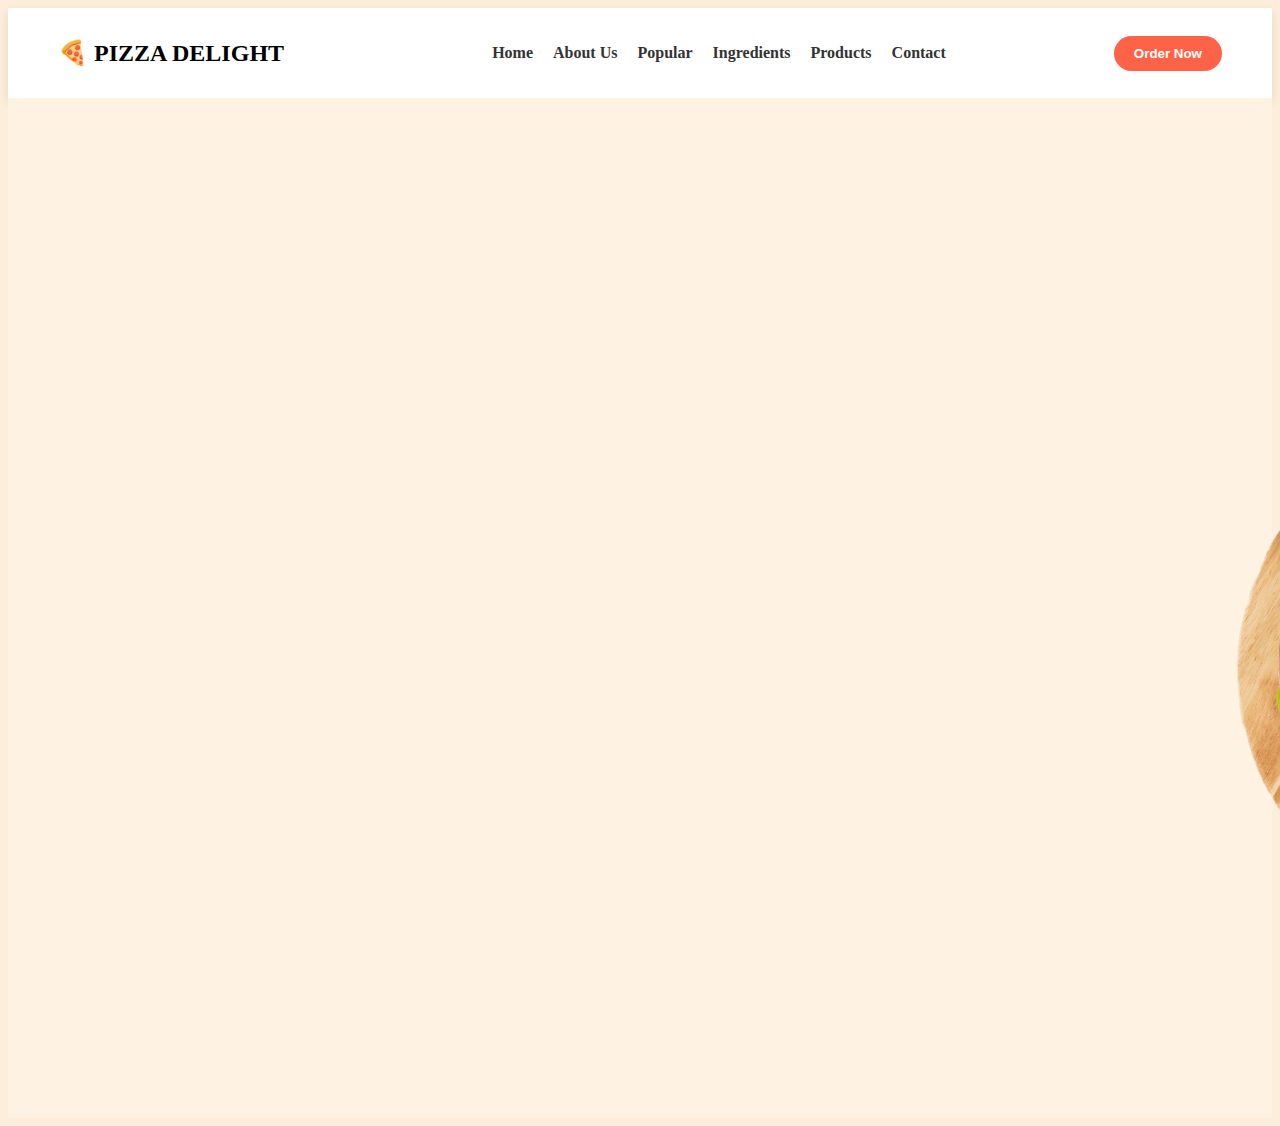
<file: index.html>
<!DOCTYPE html>
<html lang="en">
<head>
    <meta charset="UTF-8">
    <meta name="viewport" content="width=device-width, initial-scale=1.0">
    <title>Pizza Website</title>
    <link rel="stylesheet" href="style.css">
    <script defer src="script.js"></script>
    <link rel="preconnect" href="https://fonts.googleapis.com">
    <link href="https://fonts.googleapis.com/css2?family=Poppins:wght@400;600;700&display=swap" rel="stylesheet">
</head>
<body>
    <header>
        <nav>
            <div class="logo">🍕 PIZZA DELIGHT</div>
            <ul class="nav-links">
                <li><a href="index.html">Home</a></li>
                <li><a href="about.html">About Us</a></li>
                <li><a href="popular.html">Popular</a></li>
                <li><a href="ingredient.html">Ingredients</a></li>
                <li><a href="products.html">Products</a></li>
                <li><a href="contact.html">Contact</a></li>
            </ul>
            <button class="order-btn">Order Now</button>
        </nav>
    </header>

    <section class="hero">
        <div class="hero-text">
            <h1>"Savour Every Slice!"</h1>
            <p>Order the best pizzas to end your hunger and make your family moments more memorable, place your order now.</p>
            <button class="order-now">Order Pizza Now</button>
        </div>
        
        <div class="hero-image">
            <img src="home-board.png" class="pizza" alt="Delicious Pizza">
            <img src="home-pizza.png" class="ingredient ingredient-pizza" alt="pizza">
            <img src="home-tomato.png" class="ingredient ingredient-tomato" alt="tomato">
            <img src="home-pepperoni.png" class="ingredient ingredient-pepperoni" alt="pepperoni">
            <img src="home-mushroom.png" class="ingredient ingredient-mushroom" alt="mushroom">
            <img src="home-leaf-1.png" class="ingredient ingredient-leaf-1" alt="leaf-1">
            <img src="home-leaf-2.png" class="ingredient ingredient-leaf-2" alt="leaf-2">
            <img src="home-olive.png" class="ingredient ingredient-olive" alt="olive">
        </div>
    </section>
    
    
</body>
</html>
</file>
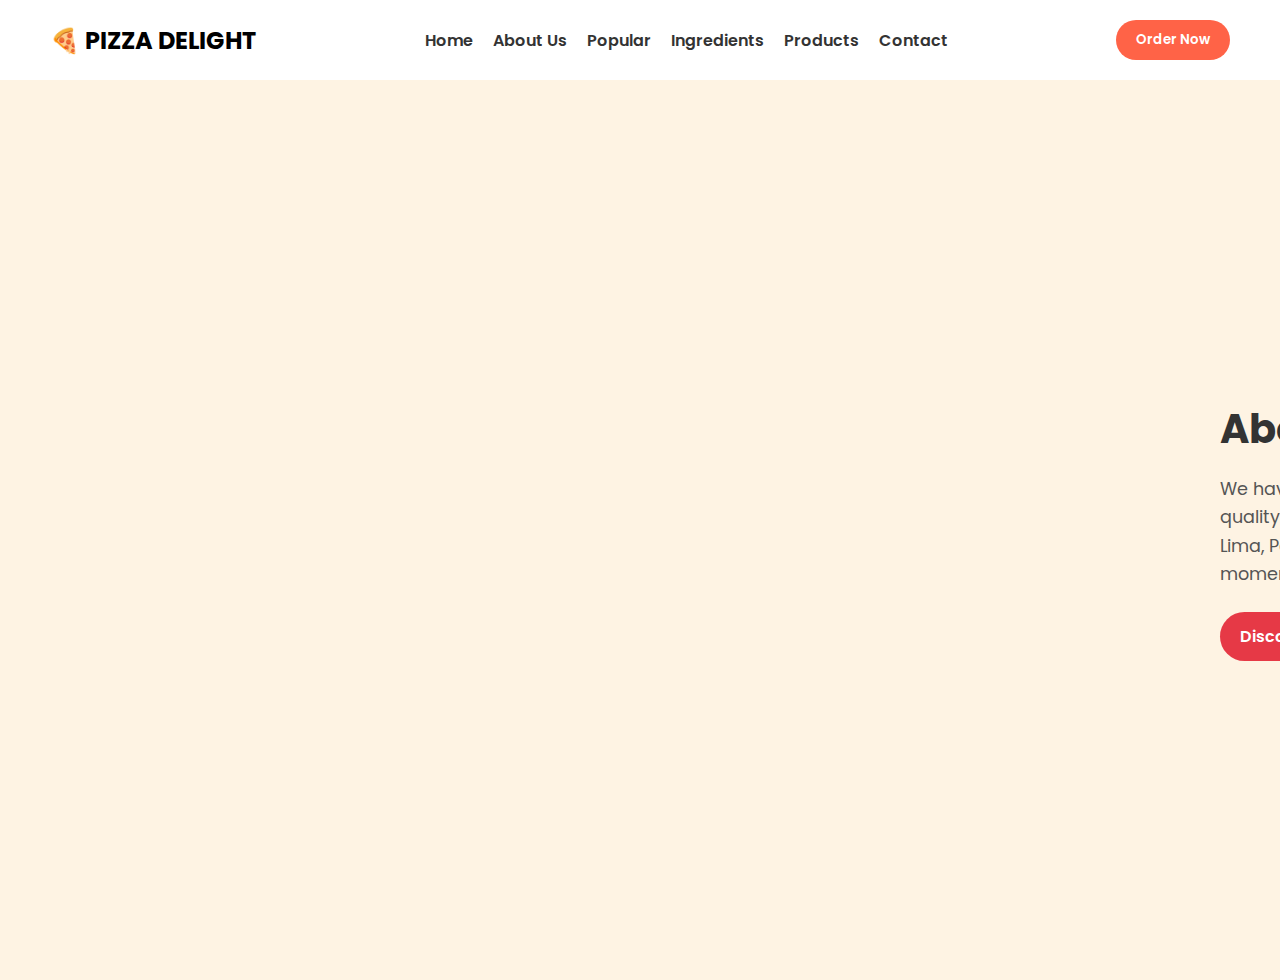
<file: about.html>
<!DOCTYPE html>
<html lang="en">
<head>
    <meta charset="UTF-8">
    <meta name="viewport" content="width=device-width, initial-scale=1.0">
    <title>About Us - Pizza Delight</title>
    <link rel="stylesheet" href="styles.css">
    <script defer src="script.js"></script>
    <link rel="preconnect" href="https://fonts.googleapis.com">
    <link href="https://fonts.googleapis.com/css2?family=Poppins:wght@400;600;700&display=swap" rel="stylesheet">
</head>
<body>
    <header>
        <nav>
            <div class="logo">🍕 PIZZA DELIGHT</div>
            <ul class="nav-links">
                <li><a href="index.html">Home</a></li>
                <li><a href="about.html" class="active">About Us</a></li>
                <li><a href="popular.html">Popular</a></li>
                <li><a href="ingredient.html">Ingredients</a></li>
                <li><a href="products.html">Products</a></li>
                <li><a href="contact.html">Contact</a></li>
            </ul>
            <button class="order-btn">Order Now</button>
        </nav>
    </header>

    <section class="about-page">
        <div class="image-container">
            <img src="about-img.png" alt="About Us Image">
        </div>
        <div class="text-container">
            <h1>About Pizza Delight</h1>
            <p>We have been serving the best pizzas made with high-quality ingredients for over 15 years. Our journey began in Lima, Peru, with a mission to create delicious and memorable moments for families and friends.</p>
            <button class="order-btn">Discover More</button>
        </div>
    </section>
</body>
</html>
</file>
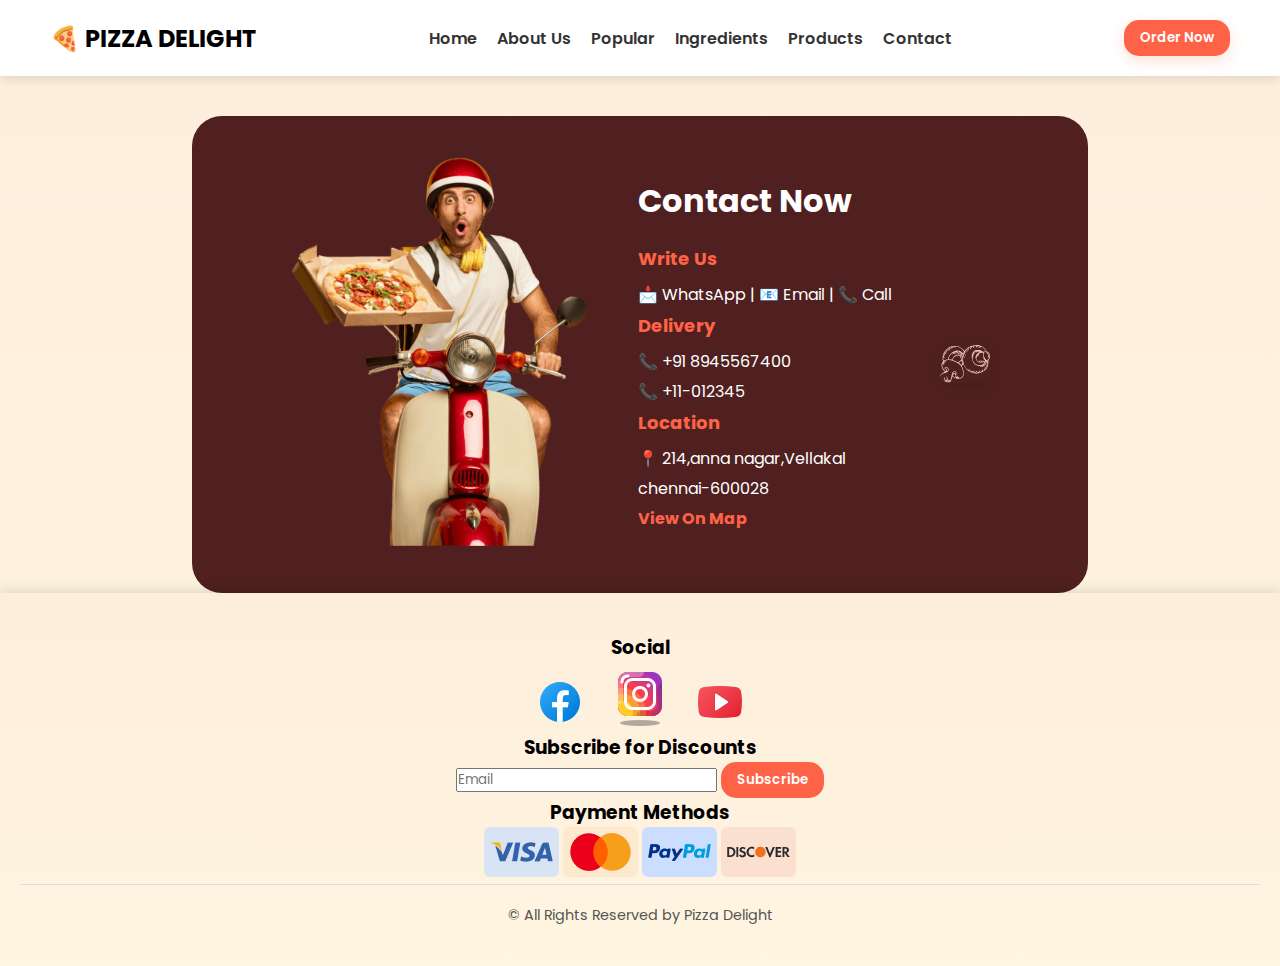
<file: contact.html>
<!DOCTYPE html>
<html lang="en">
<head>
    <meta charset="UTF-8">
    <meta name="viewport" content="width=device-width, initial-scale=1.0">
    <title>Pizza Products</title>
    <link rel="stylesheet" href="styles3.css">
    <script defer src="script.js"></script>
    <link href="https://fonts.googleapis.com/css2?family=Poppins:wght@400;600;700&display=swap" rel="stylesheet">
</head>
<body>
    <header>
        <nav>
            <div class="logo">🍕 PIZZA DELIGHT</div>
            <ul class="nav-links">
                <li><a href="index.html">Home</a></li>
                <li><a href="about.html">About Us</a></li>
                <li><a href="popular.html">Popular</a></li>
                <li><a href="ingredient.html">Ingredients</a></li>
                <li><a href="products.html" class="active">Products</a></li>
                <li><a href="contact.html">Contact</a></li>
            </ul>
            <button class="order-btn">Order Now</button>
        </nav>
    </header>

    <!-- Contact Section -->
    <section class="contact-section">
        <div class="contact-container">
            <div class="contact-image">
                <img src="contact-img.png" alt="Delivery Man on Scooter">
            </div>
            <div class="contact-info">
                <h2>Contact Now</h2>
                <div class="contact-details">
                    <div class="write-us">
                        <h3>Write Us</h3>
                        <p>📩 WhatsApp | 📧 Email | 📞 Call</p>
                    </div>
                    <div class="delivery">
                        <h3>Delivery</h3>
                        <p>📞 +91 8945567400</p>
                        <p>📞 +11-012345</p>
                    </div>
                    <div class="location">
                        <h3>Location</h3>
                        <p>📍 214,anna nagar,Vellakal</p>
                        <p>chennai-600028</p>
                        <a href="#" class="map-link">View On Map</a>
                    </div>
                </div>
            </div>
            <div class="small-images">
                <img src="sticker-mushroom.svg" alt="Small Image 1">
            </div>
        </div>
    </section>
    <footer>
        <div class="footer-social">
          <h3>Social</h3>
          <div class="social-icons">
            <a href="#"><img src="facebook-icon.png" alt="Facebook"></a>
            <a href="#"><img src="instagram-icon.png" alt="Instagram"></a>
            <a href="#"><img src="youtube-icon.png" alt="youtube"></a>
          </div>
        </div>
        <div class="footer-subscribe">
          <h3>Subscribe for Discounts</h3>
          <form>
            <input type="email" placeholder="Email">
            <button type="submit" class="subscribe-btn">Subscribe</button>
          </form>
        </div>
        <div class="footer-payment">
          <h3>Payment Methods</h3>
          <img src="footer-card-1.png" alt="Visa">
          <img src="footer-card-2.png" alt="MasterCard">
          <img src="footer-card-3.png" alt="PayPal">
          <img src="footer-card-4.png" alt="discover">

        </div>
        <div class="footer-bottom">
            <p>© All Rights Reserved by Pizza Delight</p>
          </div>
      </footer>
</body>
</html>
</file>
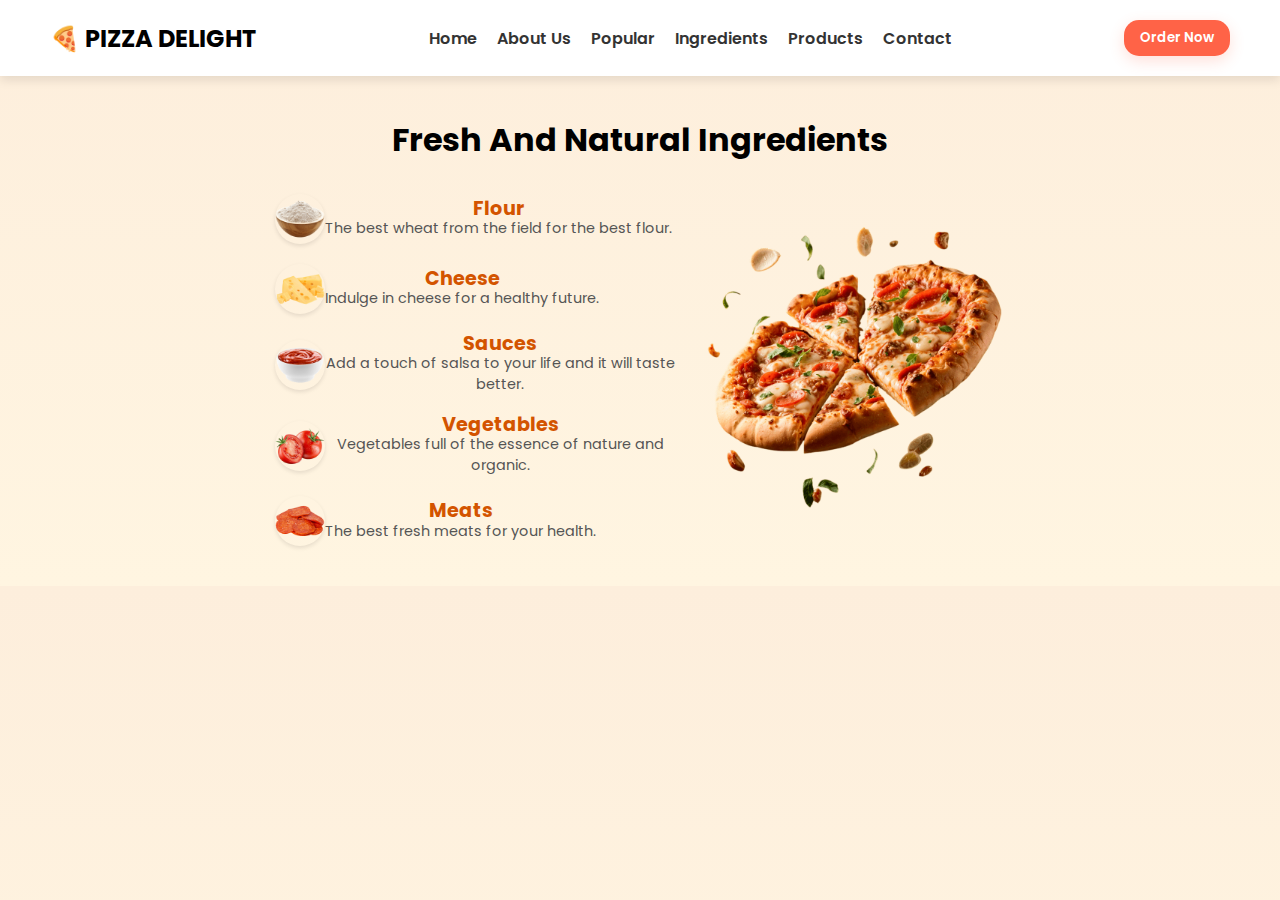
<file: ingredient.html>
<!DOCTYPE html>
<html lang="en">
<head>
    <meta charset="UTF-8">
    <meta name="viewport" content="width=device-width, initial-scale=1.0">
    <title>Popular Pizzas</title>
    <link rel="stylesheet" href="styles4.css">
    <script defer src="script.js"></script>
    <link href="https://fonts.googleapis.com/css2?family=Poppins:wght@400;600;700&display=swap" rel="stylesheet">
</head>
<body>
    <header>
        <nav>
            <div class="logo">🍕 PIZZA DELIGHT</div>
            <ul class="nav-links">
                <li><a href="index.html">Home</a></li>
                <li><a href="about.html">About Us</a></li>
                <li><a href="popular.html" class="active">Popular</a></li>
                <li><a href="ingredient.html">Ingredients</a></li>
                <li><a href="products.html">Products</a></li>
                <li><a href="contact.html">Contact</a></li>
            </ul>
            <button class="order-btn">Order Now</button>
        </nav>
    </header>
    <main>
        <section class="ingredients">
          <h1>Fresh And Natural Ingredients</h1>
          <div class="content">
            <div class="ingredients-list">
              <div class="item">
                <img src="recipe-flour.png" alt="Flour">
                <div>
                  <h2>Flour</h2>
                  <p>The best wheat from the field for the best flour.</p>
                </div>
              </div>
              <div class="item">
                <img src="recipe-cheese.png" alt="Cheese">
                <div>
                  <h2>Cheese</h2>
                  <p>Indulge in cheese for a healthy future.</p>
                </div>
              </div>
              <div class="item">
                <img src="recipe-sauces.png" alt="Sauces">
                <div>
                  <h2>Sauces</h2>
                  <p>Add a touch of salsa to your life and it will taste better.</p>
                </div>
              </div>
              <div class="item">
                <img src="recipe-tomato.png" alt="Vegetables">
                <div>
                  <h2>Vegetables</h2>
                  <p>Vegetables full of the essence of nature and organic.</p>
                </div>
              </div>
              <div class="item">
                <img src="recipe-meat.png" alt="Meats">
                <div>
                  <h2>Meats</h2>
                  <p>The best fresh meats for your health.</p>
                </div>
              </div>
            </div>
            <div class="pizza-image">
              <img src="recipe-img.png" alt="Pizza">
            </div>
          </div>
        </section>
      </main>

    <script>
        function selectPizza(image, name) {
            document.getElementById("selectedPizzaImage").src = image;
            document.getElementById("selectedPizzaName").textContent = name;
        }

        document.addEventListener("DOMContentLoaded", () => {
            const section = document.querySelector(".popular-section");
            section.classList.remove("hidden");
            section.classList.add("animate");
        });
    </script>
</body>
</html>
</file>
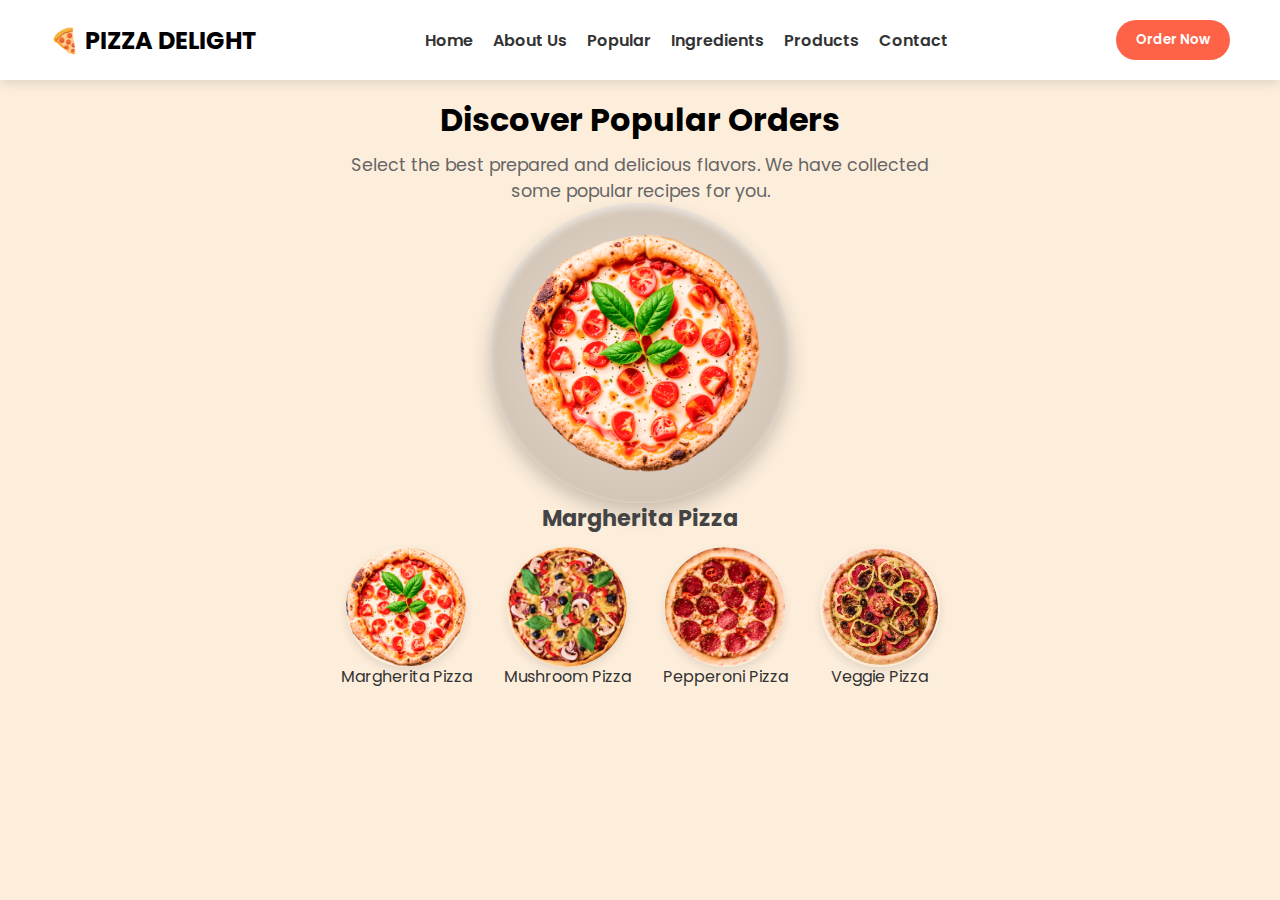
<file: popular.html>
<!DOCTYPE html>
<html lang="en">
<head>
    <meta charset="UTF-8">
    <meta name="viewport" content="width=device-width, initial-scale=1.0">
    <title>Popular Pizzas</title>
    <link rel="stylesheet" href="styles1.css">
    <script defer src="script.js"></script>
    <link href="https://fonts.googleapis.com/css2?family=Poppins:wght@400;600;700&display=swap" rel="stylesheet">
</head>
<body>
    <header>
        <nav>
            <div class="logo">🍕 PIZZA DELIGHT</div>
            <ul class="nav-links">
                <li><a href="index.html">Home</a></li>
                <li><a href="about.html">About Us</a></li>
                <li><a href="popular.html" class="active">Popular</a></li>
                <li><a href="ingredient.html">Ingredients</a></li>
                <li><a href="products.html">Products</a></li>
                <li><a href="contact.html">Contact</a></li>
            </ul>
            <button class="order-btn">Order Now</button>
        </nav>
    </header>

    <section class="popular-section">
        <h2>Discover Popular Orders</h2><br>
        <p>Select the best prepared and delicious flavors. We have collected some popular recipes for you.</p>

        <div class="pizza-container">
            <div class="pizza-board">
                <div class="plate">
                    <img id="selectedPizzaImage" class="selected-pizza-image" src="popular-1.png" alt="Margherita Pizza">
                </div>
                <div id="selectedPizzaName" class="selected-pizza-name">Margherita Pizza</div>
            </div>

            <div class="pizza-row">
                <div class="pizza-item" onclick="selectPizza('popular-1.png', 'Margherita Pizza')">
                    <img src="popular-1.png" alt="Margherita Pizza">
                    <div class="pizza-name">Margherita Pizza</div>
                </div>
                <div class="pizza-item" onclick="selectPizza('popular-2.png', 'Mushroom Pizza')">
                    <img src="popular-2.png" alt="Mushroom Pizza">
                    <div class="pizza-name">Mushroom Pizza</div>
                </div>
                <div class="pizza-item" onclick="selectPizza('popular-3.png', 'Pepperoni Pizza')">
                    <img src="popular-3.png" alt="Pepperoni Pizza">
                    <div class="pizza-name">Pepperoni Pizza</div>
                </div>
                <div class="pizza-item" onclick="selectPizza('popular-4.png', 'Veggie Pizza')">
                    <img src="popular-4.png" alt="Veggie Pizza">
                    <div class="pizza-name">Veggie Pizza</div>
                </div>
            </div>
        </div>
    </section>


    <script>
        function selectPizza(image, name) {
            document.getElementById("selectedPizzaImage").src = image;
            document.getElementById("selectedPizzaName").textContent = name;
        }
    </script>
</body>
</html>
</file>
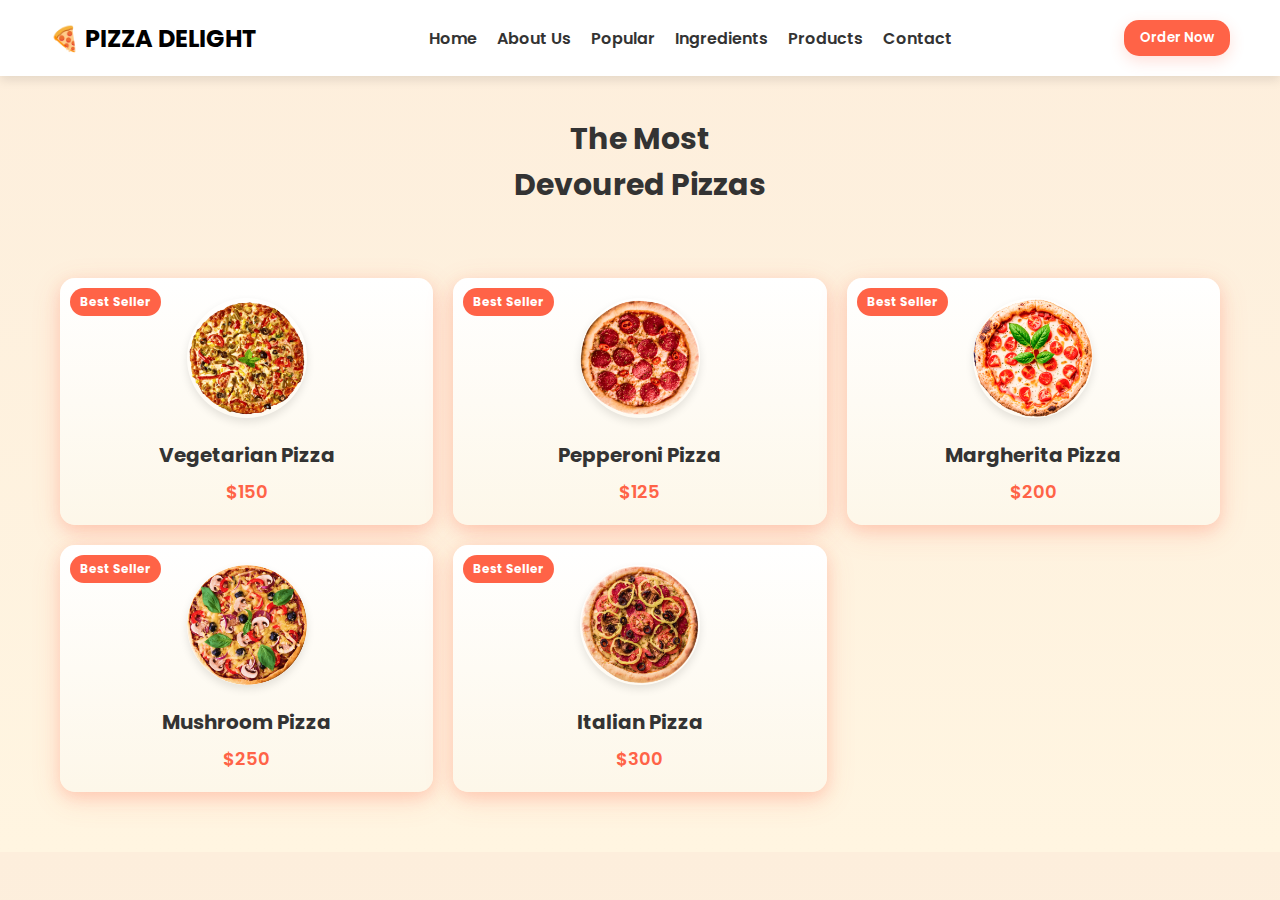
<file: products.html>
<!DOCTYPE html>
<html lang="en">
<head>
    <meta charset="UTF-8">
    <meta name="viewport" content="width=device-width, initial-scale=1.0">
    <title>Pizza Products</title>
    <link rel="stylesheet" href="styles2.css">
    <script defer src="script.js"></script>
    <link href="https://fonts.googleapis.com/css2?family=Poppins:wght@400;600;700&display=swap" rel="stylesheet">
</head>
<body>
    <header>
        <nav>
            <div class="logo">🍕 PIZZA DELIGHT</div>
            <ul class="nav-links">
                <li><a href="index.html">Home</a></li>
                <li><a href="about.html">About Us</a></li>
                <li><a href="popular.html">Popular</a></li>
                <li><a href="ingredient.html">Ingredients</a></li>
                <li><a href="products.html" class="active">Products</a></li>
                <li><a href="contact.html">Contact</a></li>
            </ul>
            <button class="order-btn">Order Now</button>
        </nav>
    </header>

    <section class="products">
        <h2>The Most <br> Devoured Pizzas</h2><br>
        <div class="pizza-container">
            <div class="pizza-card">
                <img src="product-1.png" alt="Vegetarian Pizza">
                <h3>Vegetarian Pizza</h3>
                <p class="price">$150</p>
            </div>
            <div class="pizza-card">
                <img src="product-2.png" alt="Pepperoni Pizza">
                <h3>Pepperoni Pizza</h3>
                <p class="price">$125</p>
            </div>
            <div class="pizza-card">
                <img src="product-3.png" alt="Margherita Pizza">
                <h3>Margherita Pizza</h3>
                <p class="price">$200</p>
            </div>
            <div class="pizza-card">
                <img src="product-4.png" alt="mushroom Pizza">
                <h3>Mushroom Pizza</h3>
                <p class="price">$250</p>
            </div>
            <div class="pizza-card">
                <img src="product-5.png" alt="Italian Pizza">
                <h3>Italian Pizza</h3>
                <p class="price">$300</p>
            </div>

        </div>
    </section>
</body>
</html>
</file>
<file: styles3.css>
/* Base styles */
* {
    margin: 0;
    padding: 0;
    box-sizing: border-box;
    font-family: 'Poppins', sans-serif;
}

body {
    background: linear-gradient(to bottom, #fdeedc, #fff5e1);
}

/* Navigation Bar */
nav {
    display: flex;
    justify-content: space-between;
    align-items: center;
    padding: 20px 50px;
    background: #fff;
    box-shadow: 0 4px 10px rgba(0, 0, 0, 0.1);
}

.logo {
    font-size: 24px;
    font-weight: 700;
}

.nav-links {
    list-style: none;
    display: flex;
    gap: 20px;
}

.nav-links li {
    display: inline;
}

.nav-links a {
    text-decoration: none;
    color: #333;
    font-size: 16px;
    font-weight: 600;
    transition: color 0.3s;
}

.nav-links a:hover {
    color: #ff6347;
}

.order-btn {
    background: #ff6347;
    color: white;
    padding: 8px 16px;
    border: none;
    border-radius: 15px;
    cursor: pointer;
    font-weight: 600;
    transition: background 0.3s, transform 0.3s ease;
    box-shadow: 0 5px 15px rgba(255, 99, 71, 0.2);
}

.order-btn:hover {
    background: #e5533d;
    transform: scale(1.05);
    box-shadow: 0 10px 30px rgba(255, 99, 71, 0.5);
}

/* Contact Section */
.contact-section {
    background: #502020;
    color: white;
    padding: 40px 0;
    text-align: center;
    border-radius: 30px;
    width: 70%;
    margin: 40px auto 0;
    animation: slideFromRight 1s ease-out forwards; /* Apply animation */
}
/* Small images styling */
.small-images {
    display: flex;
    gap: 10px; /* Space between images */
    justify-content: center;
    align-items: center;
    margin-top: 20px; /* Add space above the small images */
}

.small-images img {
    width: 50px;  /* Adjust the width for small images */
    height: auto;  /* Maintain aspect ratio */
    border-radius: 10px;  /* Optional: add rounded corners */
    box-shadow: 0 4px 10px rgba(0, 0, 0, 0.1); /* Optional: shadow effect for images */
}

/* Adjust layout and spacing of the contact container */
.contact-container {
    display: flex;
    justify-content: space-between;
    align-items: center;
    max-width: 700px;  /* Adjust width */
    margin: auto;
    animation: slideFromRight 1s ease-out forwards;  /* Animation */
    flex-wrap: wrap; /* Allow items to wrap for small screens */
}


.contact-image img {
    max-width: 300px;
    border-radius: 20px;
}

.contact-info {
    text-align: left;
    max-width: 400px;
}

.contact-info h2 {
    font-size: 32px;
    margin-bottom: 20px;
}

.contact-details h3 {
    font-size: 18px;
    color: #ff6347;
    margin-bottom: 10px;
}

.contact-details p {
    font-size: 16px;
    margin-bottom: 5px;
}

.map-link {
    color: #ff6347;
    text-decoration: none;
    font-weight: bold;
}

.map-link:hover {
    text-decoration: underline;
}
/* Footer Styles */
/* Footer Styles */
/* Footer Background Animation */
footer {
    background: linear-gradient(to bottom, #fdeedc, #fff5e1);
    padding: 40px 20px;
    box-shadow: 0 -4px 10px rgba(0, 0, 0, 0.1);
    animation: fadeIn 1.5s ease-in-out; /* Fade-in animation for the footer */
  }
  
  /* Footer Section Hover Effects */
  .footer-container {
    display: flex;
    justify-content: space-between;
    align-items: center; /* Align items vertically in the center */
    gap: 20px;
    flex-wrap: nowrap; /* Ensure no wrapping occurs */
  }
  
  .footer-social, .footer-subscribe, .footer-payment {
    flex: 1;
    min-width: 0;
    text-align: center;
    transition: transform 0.3s, background-color 0.3s; /* Smooth hover animation */
  }
  
  .footer-social:hover, .footer-subscribe:hover, .footer-payment:hover {
    transform: scale(1.05); /* Slight scaling on hover */
    background-color: rgba(255, 99, 71, 0.1); /* Add a soft background color on hover */
    border-radius: 15px;
  }
  
  /* Social Icons Animation */
  .social-icons a {
    margin: 0 10px;
    display: inline-block;
    animation: bounce 2s infinite; /* Continuous bounce animation */
  }
  
  .social-icons a:hover img {
    transform: scale(1.1) rotate(5deg); /* Add rotation and scaling on hover */
    transition: transform 0.3s ease-in-out;
  }
  
  /* Payment Icons Animation */
  .payment-icons img {
    width: 40px;
    height: 40px;
    transition: transform 0.3s ease-in-out, filter 0.3s;
  }
  
  .payment-icons img:hover {
    transform: scale(1.2);
    filter: drop-shadow(0 0 10px rgba(255, 99, 71, 0.5));
  }
  
  /* Subscribe Button Animation */
  .footer-subscribe .subscribe-btn {
    background: #ff6347;
    color: white;
    padding: 8px 16px;
    border: none;
    border-radius: 15px;
    font-weight: 600;
    cursor: pointer;
    transition: background 0.3s, transform 0.3s;
  }
  
  .footer-subscribe .subscribe-btn:hover {
    background: #e5533d;
    transform: scale(1.1);
    box-shadow: 0 10px 20px rgba(255, 99, 71, 0.3);
  }
  
  /* Footer Bottom Animation */
  .footer-bottom {
    text-align: center;
    border-top: 1px solid #ddd;
    padding-top: 20px;
    font-size: 0.9rem;
    color: #555;
    animation: slideInUp 1.5s ease-in-out; /* Slide-in animation for the footer text */
  }
  
  /* Keyframe Animations */
  @keyframes fadeIn {
    from {
      opacity: 0;
      transform: translateY(20px);
    }
    to {
      opacity: 1;
      transform: translateY(0);
    }
  }
  
  @keyframes bounce {
    0%, 100% {
      transform: translateY(0);
    }
    50% {
      transform: translateY(-5px);
    }
  }
  
  @keyframes slideInUp {
    from {
      opacity: 0;
      transform: translateY(30px);
    }
    to {
      opacity: 1;
      transform: translateY(0);
    }
  }
  
  

/* Responsive Design */
@media screen and (max-width: 768px) {
    .contact-container {
        flex-direction: column;
        text-align: center;
    }

    .contact-info {
        text-align: center;
    }
}

/* Animation Keyframes */
@keyframes slideFromRight {
    0% {
        transform: translateX(100%); /* Start off-screen to the right */
        opacity: 0;
    }
    100% {
        transform: translateX(0); /* Slide to the normal position */
        opacity: 1;
    }
}
</file>
<file: styles4.css>
/* General Styles */
* {
    margin: 0;
    padding: 0;
    box-sizing: border-box;
    font-family: 'Poppins', sans-serif;
}

body {
    background: linear-gradient(to bottom, #fdeedc, #fff5e1);
    animation: background-fade 5s infinite alternate; /* Background animation */
}

/* Keyframes for Background Animation */
@keyframes background-fade {
    0% {
        background: linear-gradient(to bottom, #fdeedc, #fff5e1);
    }
    100% {
        background: linear-gradient(to bottom, #fff5e1, #fdeedc);
    }
}

/* Navigation Bar */
nav {
    display: flex;
    justify-content: space-between;
    align-items: center;
    padding: 20px 50px;
    background: #fff;
    box-shadow: 0 4px 10px rgba(0, 0, 0, 0.1);
    transition: background 0.3s ease-in-out;
}

.logo {
    font-size: 24px;
    font-weight: 700;
}

.nav-links {
    list-style: none;
    display: flex;
    gap: 20px;
}

.nav-links li {
    display: inline;
}

.nav-links a {
    text-decoration: none;
    color: #333;
    font-size: 16px;
    font-weight: 600;
    transition: color 0.3s;
}

.nav-links a:hover {
    color: #ff6347;
}

/* Button Hover Animation */
.order-btn {
    background: #ff6347;
    color: white;
    padding: 8px 16px;
    border: none;
    border-radius: 15px;
    cursor: pointer;
    font-weight: 600;
    transition: background 0.3s, transform 0.3s ease;
    box-shadow: 0 5px 15px rgba(255, 99, 71, 0.2);
}

.order-btn:hover {
    background: #e5533d;
    transform: scale(1.05);
    box-shadow: 0 10px 30px rgba(255, 99, 71, 0.5);
}

/* Title Section */
.ingredients {
    padding: 40px 20px;
    text-align: center;
    animation: fade-in 1s ease-in-out; /* Section fade-in animation */
}

@keyframes fade-in {
    from {
        opacity: 0;
        transform: translateY(-20px);
    }
    to {
        opacity: 1;
        transform: translateY(0);
    }
}

.ingredients h1 {
    font-size: 2rem;
    margin-bottom: 30px;
    animation: slide-in 1s ease-in-out; /* Heading slide-in animation */
}

@keyframes slide-in {
    from {
        opacity: 0;
        transform: translateX(-50px);
    }
    to {
        opacity: 1;
        transform: translateX(0);
    }
}

/* Content Section */
.content {
    display: flex;
    align-items: center;
    justify-content: center;
    flex-wrap: wrap;
    gap: 30px;
}

.ingredients-list {
    display: flex;
    flex-direction: column;
    gap: 20px;
    max-width: 400px;
}

.item {
    display: flex;
    align-items: center;
    gap: 0;
    animation: item-fade 0.8s ease-in-out;
}

@keyframes item-fade {
    from {
        opacity: 0;
        transform: translateY(20px);
    }
    to {
        opacity: 1;
        transform: translateY(0);
    }
}

.item:hover img {
    transform: scale(1.1); /* Image zoom on hover */
    transition: transform 0.3s ease-in-out;
}

.item img {
    width: 50px;
    height: 50px;
    margin: 0;
    border-radius: 50%;
    box-shadow: 0 2px 4px rgba(0, 0, 0, 0.1);
    transition: transform 0.3s;
}

.item h2 {
    margin: 0;
    font-size: 1.2rem;
    color: #d35400;
    line-height: 1;
    margin: 0;
    transition: color 0.3s ease-in-out;
}

.item h2:hover {
    color: #ff6347; /* Text color change on hover */
}

.item p {
    margin: 0;
    font-size: 0.9rem;
    color: #555;
}

.pizza-image img {
    max-width: 300px;
    border-radius: 15px;
    animation: zoom-in 1.2s ease-in-out;
}

@keyframes zoom-in {
    from {
        transform: scale(0.8);
        opacity: 0;
    }
    to {
        transform: scale(1);
        opacity: 1;
    }
}

.pizza-image img:hover {
    transform: rotate(5deg) scale(1.05); /* Add a playful rotation and zoom effect */
    transition: transform 0.5s ease;
}
</file>
<file: styles1.css>
/* General Styling */
* {
    margin: 0;
    padding: 0;
    box-sizing: border-box;
    font-family: 'Poppins', sans-serif;
}

body {
    background: #fdeedc;
}

nav {
    display: flex;
    justify-content: space-between;
    align-items: center;
    padding: 20px 50px;
    background: #fff;
    box-shadow: 0 4px 10px rgba(0, 0, 0, 0.1);
}

.logo {
    font-size: 24px;
    font-weight: 700;
}

.nav-links {
    list-style: none;
    display: flex;
    gap: 20px;
}

.nav-links li {
    display: inline;
}

.nav-links a {
    text-decoration: none;
    color: #333;
    font-size: 16px;
    font-weight: 600;
    transition: color 0.3s;
}

.nav-links a:hover {
    color: #ff6347;
}

.order-btn {
    background: #ff6347;
    color: white;
    padding: 10px 20px;
    border: none;
    border-radius: 20px;
    cursor: pointer;
    font-weight: 600;
    transition: background 0.3s;
}

.order-btn:hover {
    background: #e5533d;
}


/* Center Title and Catchy Line */
.popular-section, .pizza-container, .ingredients-and-image-container {
    animation: slide-from-top 1s ease-out;
}

/* Center Title */
.popular-section {
    text-align: center;
    padding: 2rem 1rem;
    display: flex;
    flex-direction: column;
    align-items: center;
    justify-content: center;
}

.popular-section h2 {
    font-size: 2rem;
    font-weight: bold;
    margin-top: -10px;
    margin-bottom: 0px;
    line-height: 1.1;
    width: 100%;
}

.popular-section p {
    font-size: 1.1rem;
    max-width: 600px;
    margin-top: -10px;
    color: #666;
}

/* Pizza Container */
.pizza-container {
    display: flex;
    flex-direction: column;
    align-items: center;
    gap: 2rem;
    margin-top: -10px;
}

/* Center Popular Dish */
.pizza-board {
    width: 350px;
    height: 350px;
    display: flex;
    flex-direction: column;
    align-items: center;
    justify-content: center;
    position: relative;
    margin-bottom: 80px;
}

/* Centering the Plate */
.plate {
    width: 300px;
    height: 300px;
    background: radial-gradient(circle, #f0e4d7, #c6b8a9);
    border-radius: 50%;
    display: flex;
    align-items: center;
    justify-content: center;
    box-shadow: 0 10px 20px rgba(0, 0, 0, 0.2), inset 0 4px 8px rgba(255, 255, 255, 0.6);
}

/* Selected Pizza Image */
.selected-pizza-image {
    width: 240px;
    height: 240px;
    object-fit: cover;
    border-radius: 50%;
    transition: transform 0.3s ease-in-out;
}

/* Selected Pizza Name */
.selected-pizza-name {
    font-size: 1.4rem;
    font-weight: bold;
    color: #444;
    margin-top: -2px;
}

/* Pizza Options Row */
.pizza-row {
    display: flex;
    justify-content: center;
    align-items: center;
    gap: 2rem;
    margin-top: 1px;
    position: relative;
    top: -110px;
}

/* Individual Pizza Items */
.pizza-item {
    text-align: center;
    cursor: pointer;
    transition: transform 0.3s;
    animation: slide-from-top 0.8s ease-out;
}

.pizza-item img {
    width: 120px;
    height: 120px;
    object-fit: cover;
    border-radius: 50%;
    box-shadow: 0 4px 10px rgba(0, 0, 0, 0.1);
}

.pizza-item:hover {
    transform: scale(1.1);
}

.pizza-name {
    font-size: 1rem;
    margin-top: -10px;
    color: #333;
}

@keyframes slide-from-top {
    from {
        transform: translateY(-100px);
        opacity: 0;
    }
    to {
        transform: translateY(0);
        opacity: 1;
    }
}
</file>
<file: styles2.css>
* {
    margin: 0;
    padding: 0;
    box-sizing: border-box;
    font-family: 'Poppins', sans-serif;
}

body {
    background: linear-gradient(to bottom, #fdeedc, #fff5e1);
}

/* Navigation Bar */
nav {
    display: flex;
    justify-content: space-between;
    align-items: center;
    padding: 20px 50px;
    background: #fff;
    box-shadow: 0 4px 10px rgba(0, 0, 0, 0.1);
}

.logo {
    font-size: 24px;
    font-weight: 700;
}

.nav-links {
    list-style: none;
    display: flex;
    gap: 20px;
}

.nav-links li {
    display: inline;
}

.nav-links a {
    text-decoration: none;
    color: #333;
    font-size: 16px;
    font-weight: 600;
    transition: color 0.3s;
}

.nav-links a:hover {
    color: #ff6347;
}

.order-btn {
    background: #ff6347;
    color: white;
    padding: 8px 16px;
    border: none;
    border-radius: 15px;
    cursor: pointer;
    font-weight: 600;
    transition: background 0.3s, transform 0.3s ease;
    box-shadow: 0 5px 15px rgba(255, 99, 71, 0.2);
}

.order-btn:hover {
    background: #e5533d;
    transform: scale(1.05);
    box-shadow: 0 10px 30px rgba(255, 99, 71, 0.5);
}

/* Products Section */
.products {
    text-align: center;
    padding: 40px 15px;
    animation: slide-in 0.8s ease-out;
}

.products h2 {
    font-size: 30px;
    font-weight: 700;
    color: #333;
    margin-bottom: 25px;
}

/* Pizza Container */
.pizza-container {
    display: grid;
    grid-template-columns: repeat(3, 1fr);  /* First row with 3 columns */
    gap: 20px;
    justify-content: center;
    max-width: 1200px;
    margin: auto;
    padding: 20px;
}

/* Pizza Card */
.pizza-card {
    position: relative;
    background: linear-gradient(to bottom, #ffffff, #fdf7e9);
    border-radius: 15px;
    padding: 20px;
    box-shadow: 0 5px 15px rgba(255, 99, 71, 0.2), 0 8px 30px rgba(255, 99, 71, 0.15);
    text-align: center;
    transition: transform 0.3s ease-in-out, box-shadow 0.3s ease-in-out;
    cursor: pointer;
    animation: slide-in 0.8s ease-out;
    overflow: hidden;
}

/* Floating Badge */
.pizza-card::before {
    content: "Best Seller";
    position: absolute;
    top: 10px;
    left: 10px;
    background: #ff6347;
    color: white;
    font-size: 12px;
    font-weight: bold;
    padding: 5px 10px;
    border-radius: 20px;
    z-index: 2;
}

/* Hover and Click Effects */
.pizza-card:hover {
    transform: translateY(-10px) scale(1.05);
    background: linear-gradient(to bottom, #fff5e1, #ffe4c4);
    box-shadow: 0 10px 30px rgba(255, 99, 71, 0.25);
}

.pizza-card:active {
    transform: scale(1.1);
    transition: transform 0.2s ease-in-out;
}

/* Pizza Card Image */
.pizza-card img {
    width: 120px;
    height: 120px;
    border-radius: 50%;
    margin-bottom: 15px;
    box-shadow: 0 4px 8px rgba(0, 0, 0, 0.1);
}

/* Pizza Card Text */
.pizza-card h3 {
    font-size: 20px;
    color: #333;
    margin-bottom: 8px;
}

.price {
    font-size: 18px;
    font-weight: 600;
    color: #ff6347;
}

/* Animation: Slide in from bottom */
@keyframes slide-in {
    0% {
        transform: translateY(100%);
        opacity: 0;
    }
    100% {
        transform: translateY(0);
        opacity: 1;
    }
}

/* Animation: Floating Effect */
@keyframes card-float {
    0%, 100% {
        transform: translateY(0);
    }
    50% {
        transform: translateY(-5px);
    }
}

.pizza-card:hover {
    animation: card-float 1.5s infinite ease-in-out;
}

/* Ensuring all rows have the same width */
.pizza-container {
    display: grid;
    grid-template-columns: repeat(3, 1fr);  /* 3 columns in first row */
    gap: 20px;
    justify-content: center;
    max-width: 1200px;
    margin: auto;
    padding: 20px;
}

.pizza-container > .pizza-card:nth-child(n+4) {
    grid-column: span 1; /* Ensure each pizza card in the second and third rows takes up one column */
}

/* Responsive Design */
@media screen and (max-width: 1024px) {
    .pizza-container {
        grid-template-columns: repeat(2, 1fr);  /* 2 columns on medium screens */
    }
}

@media screen and (max-width: 768px) {
    nav {
        flex-direction: column;
        text-align: center;
    }

    .nav-links {
        flex-direction: column;
        gap: 8px;
    }

    .pizza-container {
        grid-template-columns: 1fr;  /* Single column on smaller screens */
    }
}
</file>
<file: style.css>
* Reset default styles */
* {
    margin: 0;
    padding: 0;
    box-sizing: border-box;
    font-family: 'Poppins', sans-serif;
}

body {
    background: #fdeedc;
}

/* Navigation Bar */
nav {
    display: flex;
    justify-content: space-between;
    align-items: center;
    padding: 20px 50px;
    background: #fff;
    box-shadow: 0 4px 10px rgba(0, 0, 0, 0.1);
}

.logo {
    font-size: 24px;
    font-weight: 700;
}

.nav-links {
    list-style: none;
    display: flex;
    gap: 20px;
}

.nav-links li {
    display: inline;
}

.nav-links a {
    text-decoration: none;
    color: #333;
    font-size: 16px;
    font-weight: 600;
    transition: color 0.3s;
}

.nav-links a:hover {
    color: #ff6347;
}

.order-btn {
    background: #ff6347;
    color: white;
    padding: 10px 20px;
    border: none;
    border-radius: 20px;
    cursor: pointer;
    font-weight: 600;
    transition: background 0.3s;
}

.order-btn:hover {
    background: #e5533d;
}

/* Hero Section */
.hero {
    display: flex;
    align-items: center;
    justify-content: space-between;
    padding: 60px;
    position: relative;
    height: 100vh;
    background-color: #fef3e3;
}

/* Hero Text */
.hero-text {
    display: flex;
    flex-direction: column;
    justify-content: center;
    align-items: center;
    text-align: center;
    height: 100vh;
}

.hero-text h1 {
    font-size: 42px;
    color: #333;
    font-weight: 700;
    margin-bottom: 10px;
    animation: fadeInUp 1s ease-out forwards;
    opacity: 0; /* Initially invisible */
}

/* Animation for <h1> */
@keyframes fadeInUp {
    0% {
        transform: translateY(20px);
        opacity: 0;
    }
    100% {
        transform: translateY(0);
        opacity: 1;
    }
}

.hero-text p {
    font-size: 18px;
    margin: 10px 0;
    color: #555;
    max-width: 600px;
    animation: fadeInUp 1.5s ease-out forwards;
    opacity: 0; /* Initially invisible */
    animation-delay: 0.2s; /* Delay for paragraph to appear after the heading */
}

/* Button Styling */
.order-now {
    background: #ff6347;
    color: white;
    padding: 12px 24px;
    border: none;
    border-radius: 25px;
    cursor: pointer;
    font-weight: 600;
    margin-top: 10px;
    transition: background 0.3s;
    animation: slideIn 1s ease-out forwards;
    opacity: 0; /* Initially invisible */
}

.order-now:hover {
    background: #e5533d;
}

/* Animation for the button */
@keyframes slideIn {
    0% {
        transform: translateX(-100%);
        opacity: 0;
    }
    100% {
        transform: translateX(0);
        opacity: 1;
    }
}

/* Hero Image (Sliding from Right) */
.hero-image {
    position: relative;
    width: 550px;
    height: 550px;
    max-width:100%;
    display: flex;
    justify-content: center;
    align-items: center;
    transform: translateX(100%);
    animation: slideInRight 1s ease-in-out forwards;
}

/* Centering the div elements inside .hero-image */
.hero-image > div {
    position: relative;
    transform: translateX(100%);
    animation: slideInRight 1s ease-in-out forwards;
}

/* Board Image */
.pizza {
    width: 100%;
    max-width: 500px;
    position: relative;
    z-index: 1;
}

/* Pizza Ingredient */
.ingredient-pizza {
    width: 80%;
    max-width:450px;
    position: absolute;
    top: 60%;
    left: 50%;
    transform: translate(-50%, -50%);
    z-index: 2;
}

/* Floating Ingredients */
.ingredient {
    position: absolute;
    z-index: 3;
    transition: transform 0.5s ease-in-out;
}

/* Positioning Individual Ingredients */
.ingredient-tomato {
    top: 20%;
    left: 45%;
    width: 80px;
    animation: float 3s infinite alternate;
}

.ingredient-pepperoni {
    top: 35%;
    right: 20%;
    width: 80px;
    animation: float 4s infinite alternate;
}

.ingredient-mushroom {
    bottom: 35%;
    left: 20%;
    width: 80px;
    animation: float 5s infinite alternate;
}

.ingredient-leaf-1 {
    top: 30%;
    left: 25%;
    width: 80px;
    animation: float 4.5s infinite alternate;
}

.ingredient-leaf-2 {
    bottom: 15%;
    right: 50%;
    width: 80px;
    animation: float 3.5s infinite alternate;
}

.ingredient-olive {
    bottom: 15%;
    right: 25%;
    width: 80px;
    animation: float 6s infinite alternate;
}

/* Animations */
@keyframes slideInRight {
    from {
        transform: translateX(100%);
    }
    to {
        transform: translateX(0);
    }
}

/* Floating Animation */
@keyframes float {
    0% { transform: translateY(0px); }
    100% { transform: translateY(-15px); }
}

/* Responsive Design */
@media screen and (max-width: 1024px) {
    .hero {
        flex-direction: column;
        text-align: center;
    }

    .hero-text {
        max-width: 90%;
        margin-bottom: 20px;
    }

    .hero-image {
        width: 400px;
        height: auto;
        transform: translateX(0);
        animation: none;
    }

    .ingredient {
        width: 50px;
    }
}

@media screen and (max-width: 768px) {
    nav {
        flex-direction: column;
        text-align: center;
    }

    .nav-links {
        flex-direction: column;
        gap: 10px;
    }

    .hero-text h1 {
        font-size: 30px;
    }

    .hero-text p {
        font-size: 16px;
    }
    .pizza {
        width: 80vw; /* Adjust dynamically to screen width */
        max-width: 300px; /* Prevent it from being too large */
    }

    .ingredient-pizza {
        width: 95%; /* Increase its size to match the pizza */
        max-width: 280px; /* Ensure it doesn’t become too small */
        top: 50%;
        left: 50%;
        transform: translate(-50%, -50%);
    }

    .ingredient {
        width: 40px; /* Make floating ingredients smaller */
    }
}
</file>
<file: styles.css>
/* Reset default styles */
* {
    margin: 0;
    padding: 0;
    box-sizing: border-box;
    font-family: 'Poppins', sans-serif;
}

body {
    background: #fdeedc;
}

/* Navigation Bar */
nav {
    display: flex;
    justify-content: space-between;
    align-items: center;
    padding: 20px 50px;
    background: #fff;
    box-shadow: 0 4px 10px rgba(0, 0, 0, 0.1);
}

.logo {
    font-size: 24px;
    font-weight: 700;
}

.nav-links {
    list-style: none;
    display: flex;
    gap: 20px;
}

.nav-links li {
    display: inline;
}

.nav-links a {
    text-decoration: none;
    color: #333;
    font-size: 16px;
    font-weight: 600;
    transition: color 0.3s;
}

.nav-links a:hover {
    color: #ff6347;
}

.order-btn {
    background: #ff6347;
    color: white;
    padding: 10px 20px;
    border: none;
    border-radius: 20px;
    cursor: pointer;
    font-weight: 600;
    transition: background 0.3s;
}

.order-btn:hover {
    background: #e5533d;
}

/* About Us Page */
.about-page {
    display: flex;
    align-items: center;
    justify-content: space-between;
    padding: 80px;
    height: 100vh;
    background-color: #fef3e3;
}

/* Left: Image Animation */
.image-container {
    flex: 1;
    display: flex;
    justify-content: flex-start;
    position: relative;
    transform: translateX(-100%);
    animation: slideInLeft 1s ease-in-out forwards;
}

.image-container img {
    width: 90%;
    max-width: 450px;
    border-radius: 15px;
}

/* Right: Text Animation */
.text-container {
    flex: 1;
    padding: 20px;
    transform: translateX(100%);
    animation: slideInRight 1s ease-in-out forwards;
}

.text-container h1 {
    font-size: 2.5rem;
    margin-bottom: 1rem;
    color: #333;
}

.text-container p {
    font-size: 1.1rem;
    margin-bottom: 1.5rem;
    color: #555;
    line-height: 1.6;
}

.text-container button {
    background-color: #e63946;
    color: #fff;
    padding: 12px 20px;
    border: none;
    border-radius: 25px;
    cursor: pointer;
    font-size: 1rem;
    font-weight: 600;
    transition: background 0.3s;
}

.text-container button:hover {
    background-color: #d62828;
}

/* Animations */
@keyframes slideInLeft {
    from {
        transform: translateX(-100%);
    }
    to {
        transform: translateX(0);
    }
}

@keyframes slideInRight {
    from {
        transform: translateX(100%);
    }
    to {
        transform: translateX(0);
    }
}

/* Responsive Design */
@media screen and (max-width: 1024px) {
    .about-page {
        flex-direction: column;
        text-align: center;
    }
    
    .image-container {
        justify-content: center;
        margin-bottom: 20px;
    }

    .text-container {
        max-width: 90%;
    }
}

@media screen and (max-width: 768px) {
    nav {
        flex-direction: column;
        text-align: center;
    }
    
    .nav-links {
        flex-direction: column;
        gap: 10px;
    }

    .text-container h1 {
        font-size: 1.8rem;
    }

    .text-container p {
        font-size: 1rem;
    }
}
</file>
